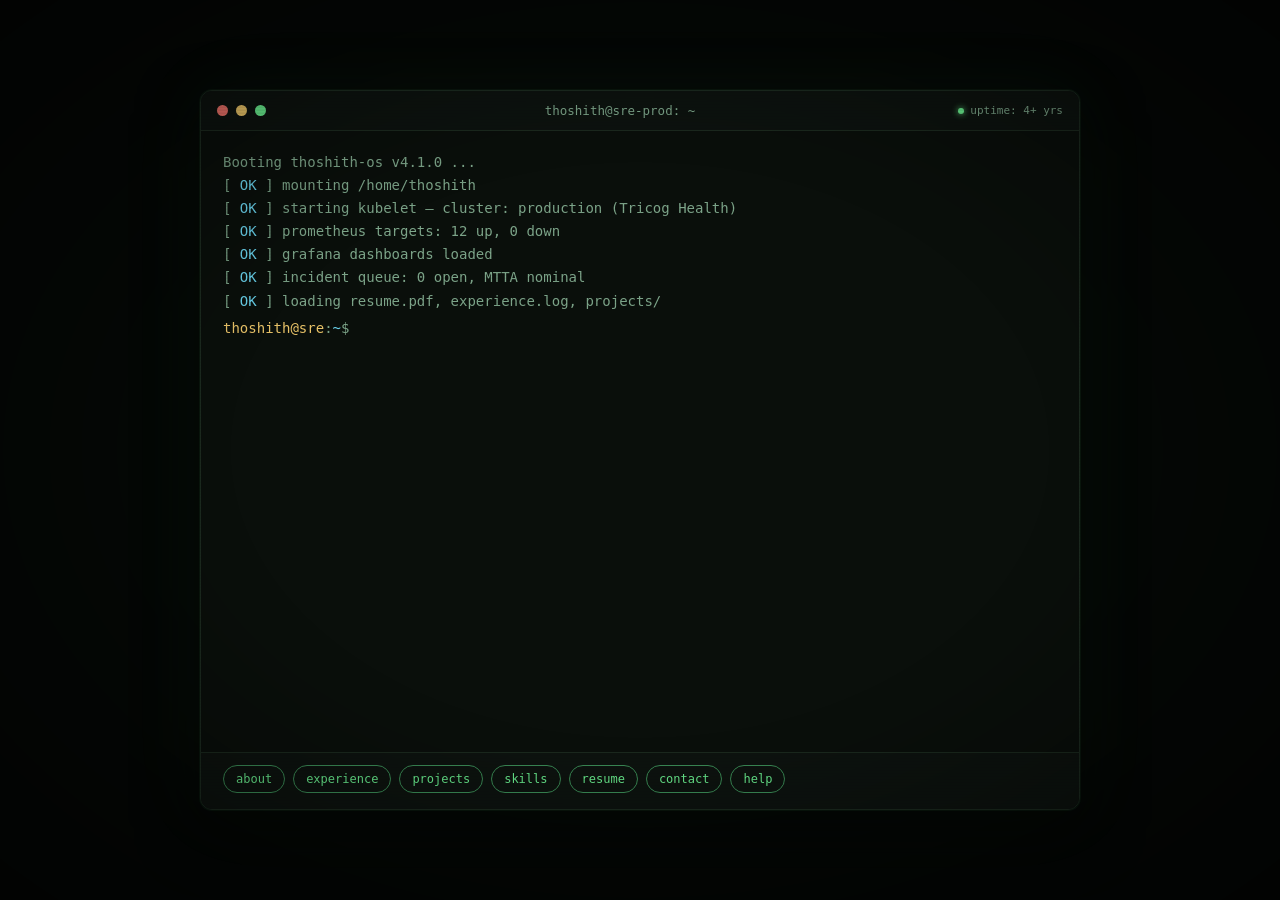
<file: index.html>
<!DOCTYPE html>
<html lang="en">
<head>
<meta charset="UTF-8">
<meta name="viewport" content="width=device-width, initial-scale=1.0">
<title>thoshith@sre:~$</title>
<meta name="description" content="Thoshith G R — Site Reliability Engineer. An interactive terminal portfolio.">
<link rel="icon" href="data:image/svg+xml,<svg xmlns=%22http://www.w3.org/2000/svg%22 viewBox=%220 0 100 100%22><text y=%22.9em%22 font-size=%2290%22>%F0%9F%9F%A9</text></svg>">

<meta property="og:type" content="website">
<meta property="og:url" content="https://thoshithgr.github.io/">
<meta property="og:title" content="Thoshith G R — Site Reliability Engineer">
<meta property="og:description" content="4+ years at Tricog Health — Kubernetes, AWS, CI/CD, and observability. An interactive terminal portfolio.">
<meta property="og:image" content="https://thoshithgr.github.io/assets/og-image.png">
<meta property="og:image:width" content="1200">
<meta property="og:image:height" content="630">

<meta name="twitter:card" content="summary_large_image">
<meta name="twitter:title" content="Thoshith G R — Site Reliability Engineer">
<meta name="twitter:description" content="4+ years at Tricog Health — Kubernetes, AWS, CI/CD, and observability.">
<meta name="twitter:image" content="https://thoshithgr.github.io/assets/og-image.png">

<link rel="stylesheet" href="style.css">
</head>
<body>

<div class="crt"></div>
<div class="vignette"></div>

<main class="term-window" role="application" aria-label="Interactive terminal portfolio">
  <div class="term-titlebar">
    <div class="term-dots"><span class="dot red"></span><span class="dot yellow"></span><span class="dot green"></span></div>
    <div class="term-title">thoshith@sre-prod: ~</div>
    <div class="term-status"><span class="pulse"></span>uptime: 4+ yrs</div>
  </div>

  <div class="term-body" id="termBody">
    <pre id="output" aria-live="polite"></pre>
    <div class="input-row">
      <span class="prompt">thoshith@sre<span class="prompt-sep">:</span><span class="prompt-path">~</span><span class="prompt-sep">$</span></span>
      <input id="cmdInput" type="text" autocomplete="off" autocapitalize="off" spellcheck="false" aria-label="Terminal command input" />
      <span class="cursor" id="fakeCursor"></span>
    </div>
  </div>

  <div class="chip-row" id="chipRow">
    <button data-cmd="about">about</button>
    <button data-cmd="experience">experience</button>
    <button data-cmd="projects">projects</button>
    <button data-cmd="skills">skills</button>
    <button data-cmd="resume">resume</button>
    <button data-cmd="contact">contact</button>
    <button data-cmd="help">help</button>
  </div>
</main>

<script src="script.js"></script>
</body>
</html>
</file>
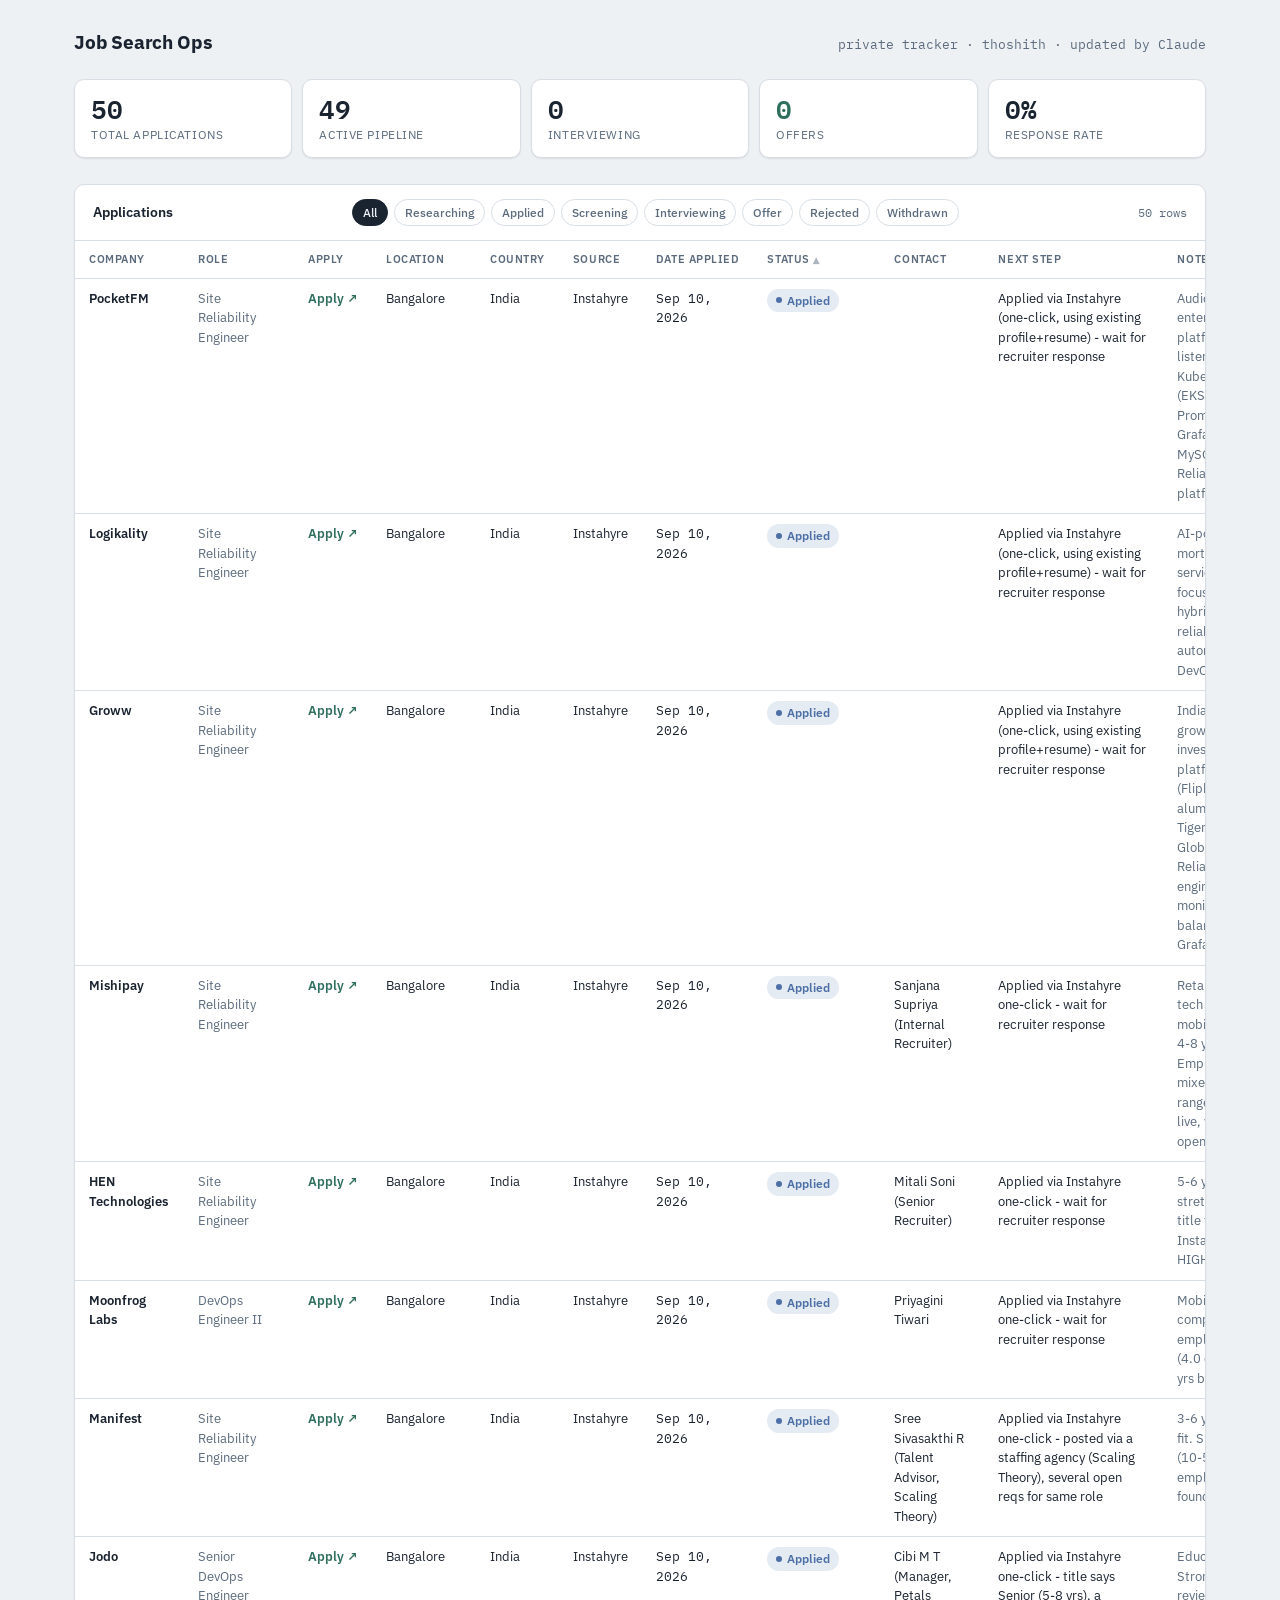
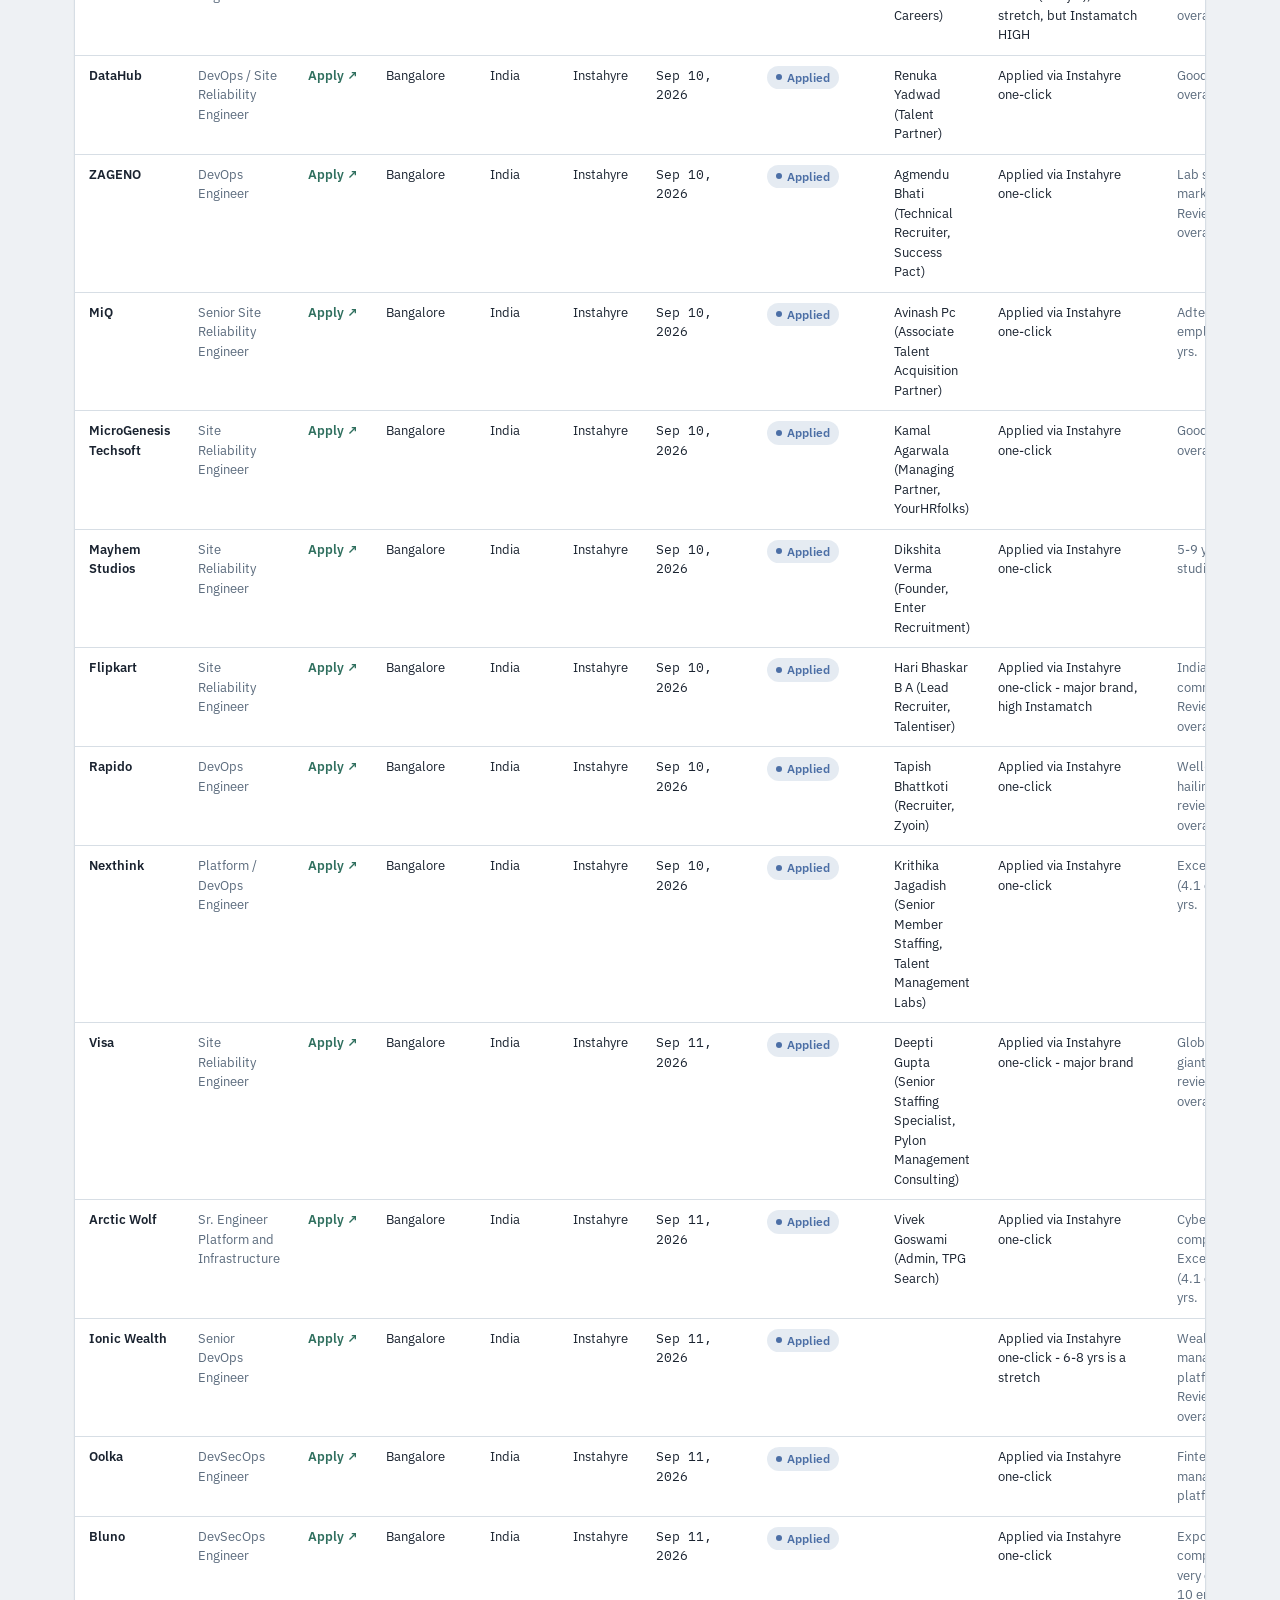
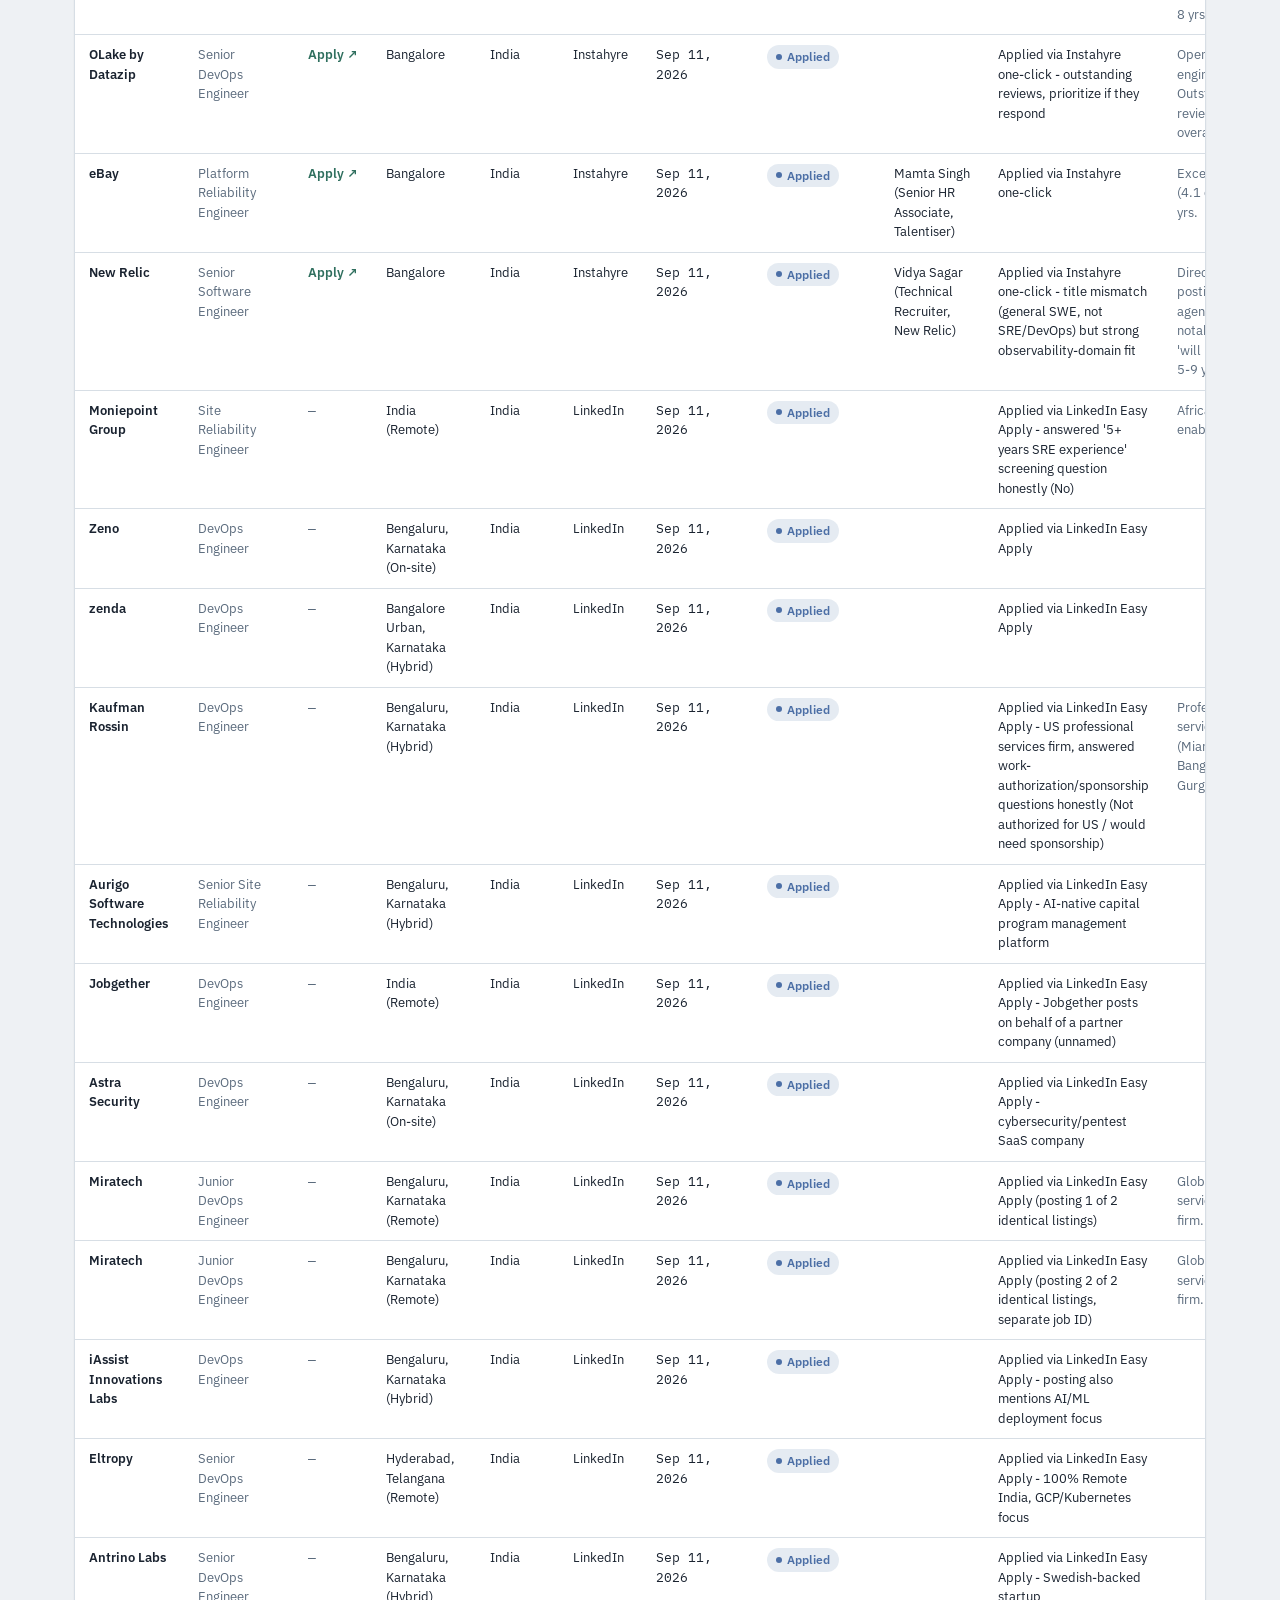
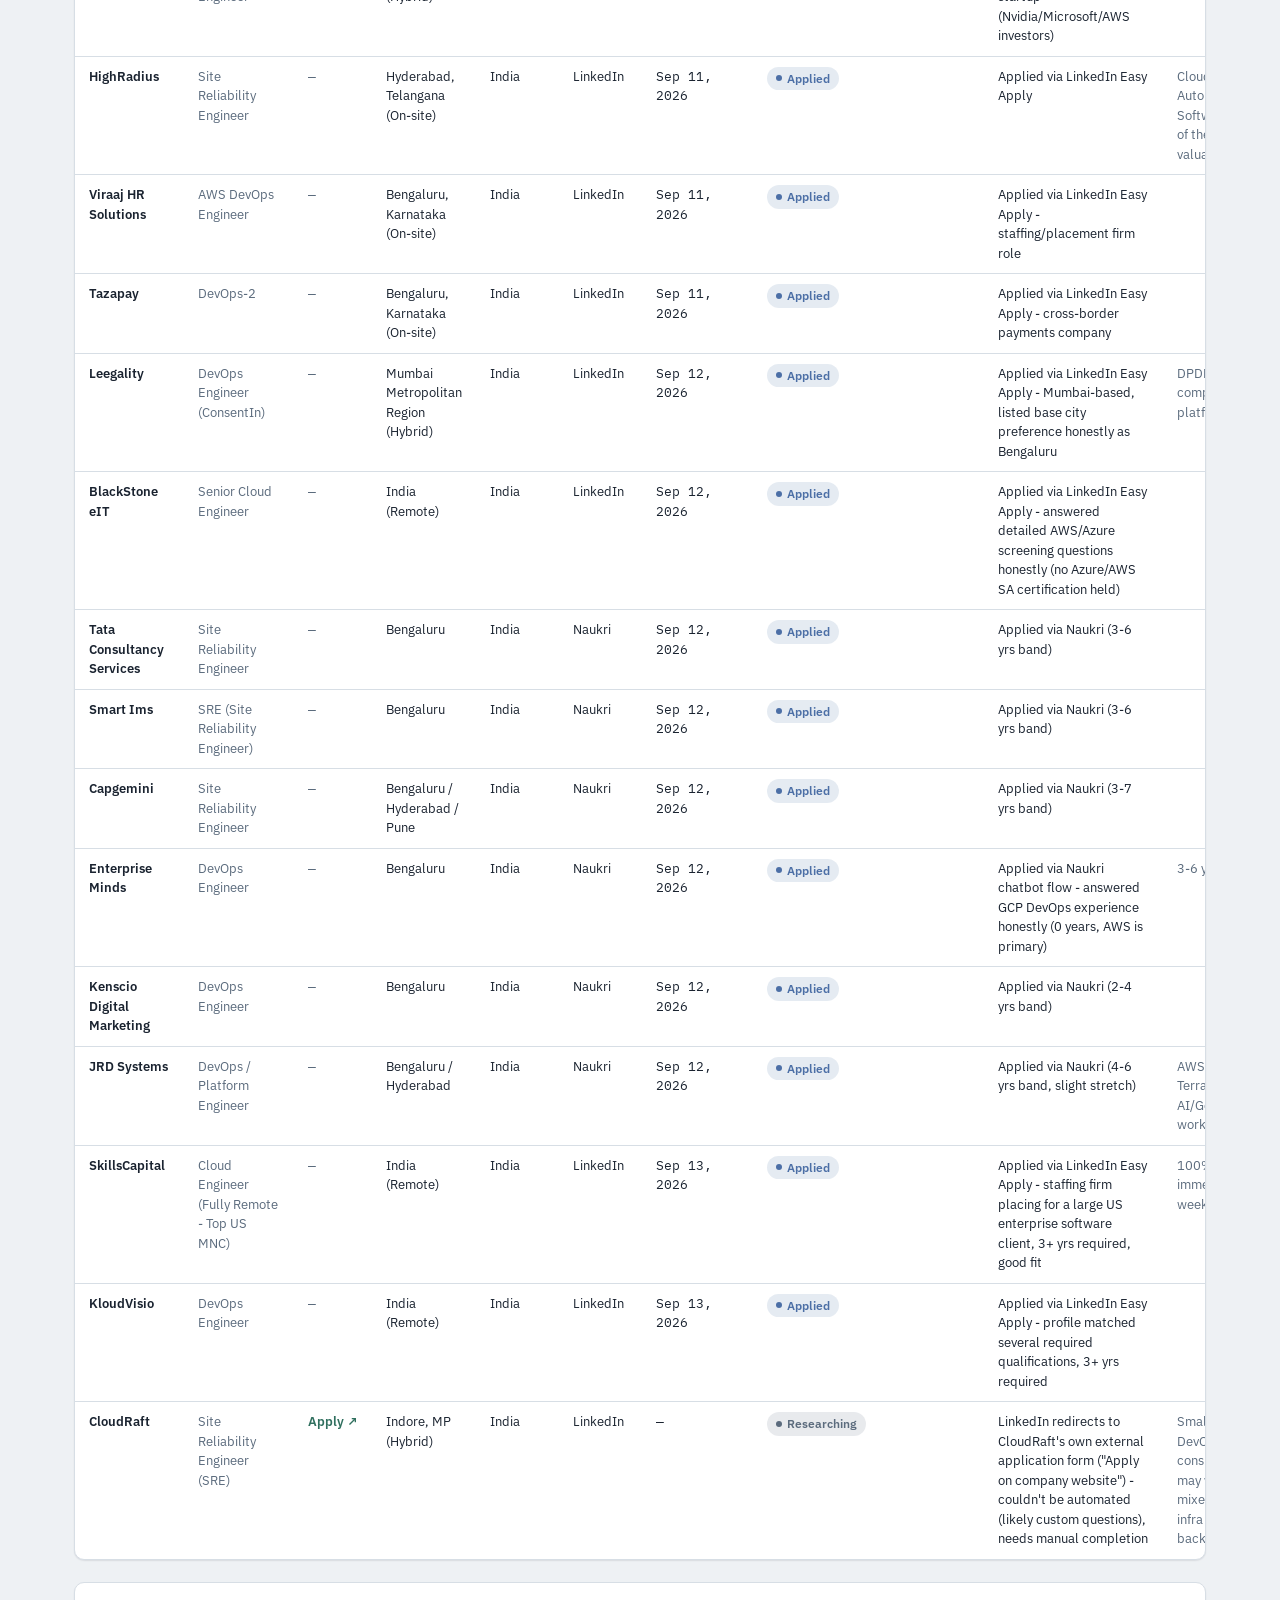
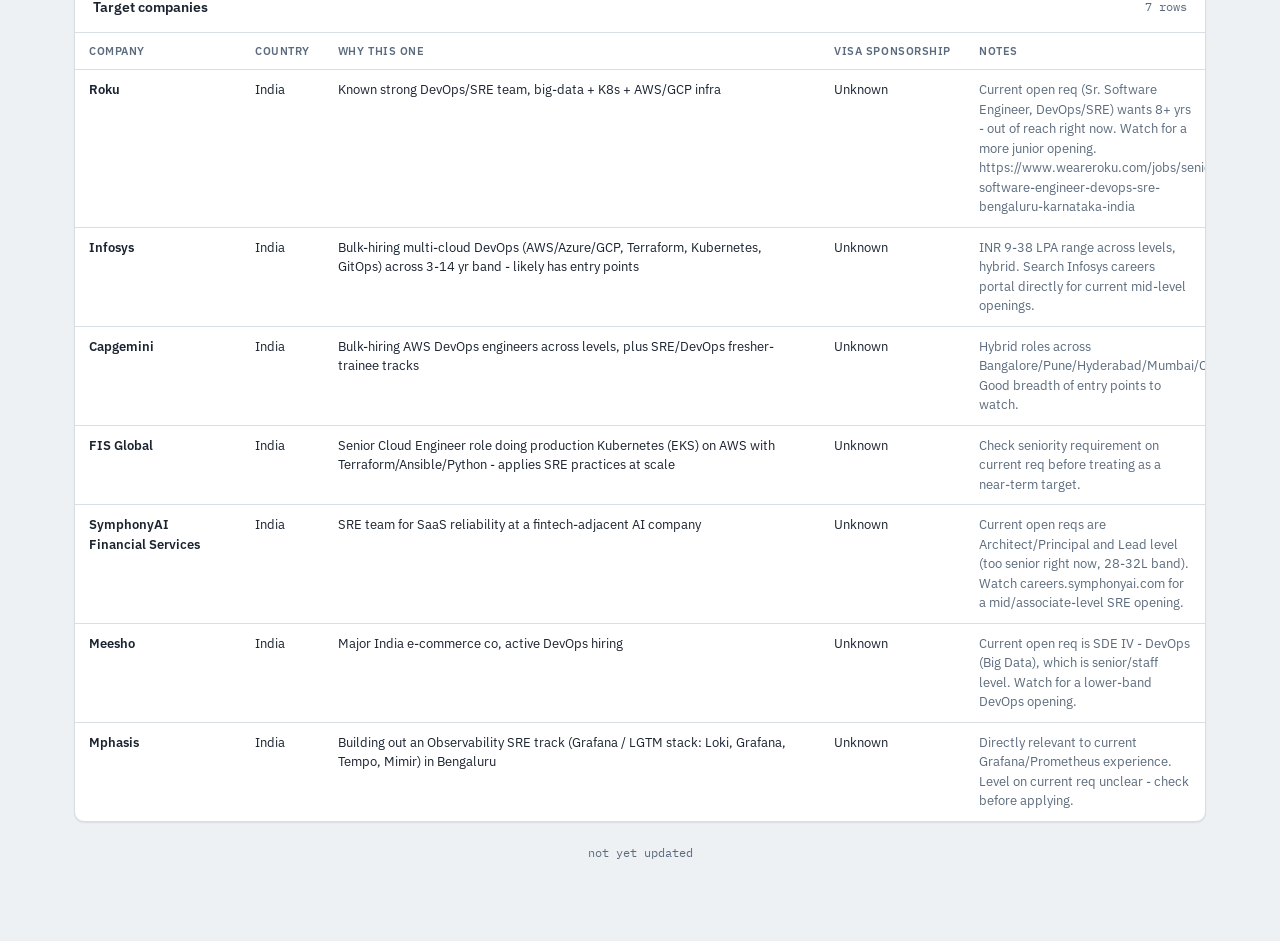
<file: tracker.html>
<!doctype html>
<html lang="en">
<head>
<meta charset="UTF-8">
<meta name="viewport" content="width=device-width, initial-scale=1.0">
<title>Job Search Ops</title>
<meta name="description" content="Private job-search tracker: applications pipeline and target-company watchlist.">
<meta name="robots" content="noindex, nofollow">
<link rel="icon" href="data:image/svg+xml,<svg xmlns=%22http://www.w3.org/2000/svg%22 viewBox=%220 0 100 100%22><text y=%22.9em%22 font-size=%2290%22>%F0%9F%9F%A2</text></svg>">
<link rel="preconnect" href="https://fonts.googleapis.com">
<link rel="preconnect" href="https://fonts.gstatic.com" crossorigin>
<link href="https://fonts.googleapis.com/css2?family=IBM+Plex+Sans:wght@400;500;600;700&family=IBM+Plex+Mono:wght@400;500;600&display=swap" rel="stylesheet">
<style>
:root{
  --paper:#EEF1F4;
  --surface:#FFFFFF;
  --ink:#1A2330;
  --ink-dim:#5B6B7D;
  --line:#D7DEE5;
  --accent:#2F6F5E;
  --accent-ink:#FFFFFF;
  --st-researching:#5B6B7D;
  --st-applied:#4C6FA6;
  --st-screening:#A6740C;
  --st-interviewing:#6B5CA5;
  --st-offer:#2E7D4F;
  --st-rejected:#A6483A;
  --st-withdrawn:#8A94A0;
  --sans:"IBM Plex Sans",system-ui,-apple-system,"Segoe UI",sans-serif;
  --mono:"IBM Plex Mono",ui-monospace,"SF Mono",Menlo,Consolas,monospace;
  --radius:10px;
  --shadow:0 1px 2px rgba(26,35,48,0.06),0 1px 1px rgba(26,35,48,0.04);
}
@media (prefers-color-scheme: dark){
  :root{
    --paper:#0F151C;
    --surface:#161E27;
    --ink:#E3E8ED;
    --ink-dim:#8C9AAA;
    --line:#28323D;
    --accent:#5FBFA4;
    --accent-ink:#0B1512;
    --st-researching:#8C9AAA;
    --st-applied:#89AEE0;
    --st-screening:#E0B04F;
    --st-interviewing:#B39FE0;
    --st-offer:#63C48A;
    --st-rejected:#E08376;
    --st-withdrawn:#8A94A0;
    --shadow:0 1px 2px rgba(0,0,0,0.4),0 1px 1px rgba(0,0,0,0.3);
  }
}
*{box-sizing:border-box;}
html,body{margin:0;padding:0;}
body{
  background:var(--paper);
  color:var(--ink);
  font-family:var(--sans);
  font-size:14px;
  line-height:1.5;
  min-height:100vh;
}
::selection{background:var(--accent);color:var(--accent-ink);}
.wrap{max-width:1180px;margin:0 auto;padding:28px 24px 80px;}
header.top{
  display:flex;
  align-items:baseline;
  justify-content:space-between;
  gap:16px;
  margin-bottom:22px;
  flex-wrap:wrap;
}
header.top h1{font-size:19px;font-weight:700;letter-spacing:-0.01em;margin:0;}
header.top .sub{font-size:12.5px;color:var(--ink-dim);font-family:var(--mono);}
.stats{display:grid;grid-template-columns:repeat(auto-fit,minmax(130px,1fr));gap:10px;margin-bottom:26px;}
.stat{background:var(--surface);border:1px solid var(--line);border-radius:var(--radius);padding:14px 16px;box-shadow:var(--shadow);}
.stat .n{font-family:var(--mono);font-variant-numeric:tabular-nums;font-size:26px;font-weight:600;line-height:1.1;}
.stat .l{font-size:11.5px;color:var(--ink-dim);text-transform:uppercase;letter-spacing:0.05em;margin-top:4px;}
.stat.accent .n{color:var(--accent);}
section.panel{background:var(--surface);border:1px solid var(--line);border-radius:var(--radius);box-shadow:var(--shadow);margin-bottom:22px;overflow:hidden;}
.panel-head{display:flex;align-items:center;justify-content:space-between;gap:12px;padding:14px 18px;border-bottom:1px solid var(--line);flex-wrap:wrap;}
.panel-head h2{font-size:14px;font-weight:600;margin:0;}
.panel-head .count{font-family:var(--mono);color:var(--ink-dim);font-size:12px;}
.filters{display:flex;gap:6px;flex-wrap:wrap;}
.filters button{font-family:var(--sans);font-size:12px;font-weight:500;padding:5px 10px;border-radius:999px;border:1px solid var(--line);background:transparent;color:var(--ink-dim);cursor:pointer;}
.filters button.active{background:var(--ink);color:var(--paper);border-color:var(--ink);}
.table-scroll{overflow-x:auto;}
table{width:100%;border-collapse:collapse;min-width:920px;}
thead th{text-align:left;font-size:11px;text-transform:uppercase;letter-spacing:0.05em;color:var(--ink-dim);font-weight:600;padding:10px 14px;border-bottom:1px solid var(--line);white-space:nowrap;cursor:pointer;user-select:none;}
thead th:hover{color:var(--ink);}
thead th .arrow{opacity:0.5;font-size:9px;margin-left:3px;}
tbody td{padding:10px 14px;border-bottom:1px solid var(--line);vertical-align:top;font-size:13px;}
tbody tr:last-child td{border-bottom:none;}
tbody tr:hover{background:color-mix(in srgb, var(--ink) 3%, transparent);}
td.mono,.mono{font-family:var(--mono);font-variant-numeric:tabular-nums;}
td.notes{color:var(--ink-dim);max-width:240px;}
td.company{font-weight:600;}
td.role{color:var(--ink-dim);}
.pill{display:inline-flex;align-items:center;gap:5px;padding:3px 9px;border-radius:999px;font-size:11.5px;font-weight:600;white-space:nowrap;}
.pill::before{content:"";width:6px;height:6px;border-radius:50%;background:currentColor;}
.pill.st-researching{color:var(--st-researching);background:color-mix(in srgb, var(--st-researching) 14%, transparent);}
.pill.st-applied{color:var(--st-applied);background:color-mix(in srgb, var(--st-applied) 14%, transparent);}
.pill.st-screening{color:var(--st-screening);background:color-mix(in srgb, var(--st-screening) 14%, transparent);}
.pill.st-interviewing{color:var(--st-interviewing);background:color-mix(in srgb, var(--st-interviewing) 14%, transparent);}
.pill.st-offer{color:var(--st-offer);background:color-mix(in srgb, var(--st-offer) 14%, transparent);}
.pill.st-rejected{color:var(--st-rejected);background:color-mix(in srgb, var(--st-rejected) 14%, transparent);}
.pill.st-withdrawn{color:var(--st-withdrawn);background:color-mix(in srgb, var(--st-withdrawn) 14%, transparent);}
.apply-link{display:inline-flex;align-items:center;gap:3px;font-size:12.5px;font-weight:600;color:var(--accent);text-decoration:none;white-space:nowrap;}
.apply-link:hover{text-decoration:underline;}
.empty{padding:36px 18px;text-align:center;color:var(--ink-dim);font-size:13px;}
footer.meta{font-family:var(--mono);font-size:11.5px;color:var(--ink-dim);text-align:center;margin-top:8px;}
@media (max-width:640px){
  .wrap{padding:18px 14px 60px;}
  header.top{flex-direction:column;align-items:flex-start;}
}
</style>
</head>
<body>
<div class="wrap">

  <header class="top">
    <h1>Job Search Ops</h1>
    <div class="sub">private tracker &middot; thoshith &middot; updated by Claude</div>
  </header>

  <div id="stats" class="stats"></div>

  <section class="panel">
    <div class="panel-head">
      <h2>Applications</h2>
      <div class="filters" id="statusFilters"></div>
      <span class="count" id="appCount"></span>
    </div>
    <div class="table-scroll">
      <table>
        <thead id="appHead"></thead>
        <tbody id="appBody"></tbody>
      </table>
    </div>
  </section>

  <section class="panel">
    <div class="panel-head">
      <h2>Target companies</h2>
      <span class="count" id="targetCount"></span>
    </div>
    <div class="table-scroll">
      <table>
        <thead>
          <tr><th>Company</th><th>Country</th><th>Why this one</th><th>Visa sponsorship</th><th>Notes</th></tr>
        </thead>
        <tbody id="targetBody"></tbody>
      </table>
    </div>
  </section>

  <footer class="meta">
    <span id="lastUpdated"></span>
  </footer>

</div>

<script>
const STATE = {"applications": [{"id": "02279531", "company": "CloudRaft", "role": "Site Reliability Engineer (SRE)", "location": "Indore, MP (Hybrid)", "country": "India", "source": "LinkedIn", "dateApplied": "", "status": "Researching", "contact": "", "nextStep": "LinkedIn redirects to CloudRaft's own external application form (\"Apply on company website\") - couldn't be automated (likely custom questions), needs manual completion", "notes": "Smaller DevOps/SRE consulting firm - may value the mixed traditional-infra + K8s background", "link": "https://in.linkedin.com/jobs/view/site-reliability-engineer-sre-at-cloudraft-4406564549"}, {"id": "1f691268", "company": "PocketFM", "role": "Site Reliability Engineer", "location": "Bangalore", "country": "India", "source": "Instahyre", "dateApplied": "2026-09-10", "status": "Applied", "contact": "", "nextStep": "Applied via Instahyre (one-click, using existing profile+resume) - wait for recruiter response", "notes": "Audio-series entertainment platform, 80M listeners. Kubernetes (EKS/GKE), Prometheus, Grafana, CI/CD, MySQL, Python. Reliability + platform ops role.", "link": "https://www.instahyre.com/job-434095-site-reliability-engineer-at-pocketfm-bangalore"}, {"id": "cdc06a6b", "company": "Logikality", "role": "Site Reliability Engineer", "location": "Bangalore", "country": "India", "source": "Instahyre", "dateApplied": "2026-09-10", "status": "Applied", "contact": "", "nextStep": "Applied via Instahyre (one-click, using existing profile+resume) - wait for recruiter response", "notes": "AI-powered mortgage/fintech services (US-focused). Cloud + hybrid infra reliability, automation, DevOps.", "link": "https://www.instahyre.com/job-435297-site-reliability-engineer-at-logikality-bangalore"}, {"id": "57e3fbc6", "company": "Groww", "role": "Site Reliability Engineer", "location": "Bangalore", "country": "India", "source": "Instahyre", "dateApplied": "2026-09-10", "status": "Applied", "contact": "", "nextStep": "Applied via Instahyre (one-click, using existing profile+resume) - wait for recruiter response", "notes": "India's fastest-growing investment platform (Flipkart/ICICI alums, backed by Tiger Global/Sequoia). Reliability engineering, monitoring, load balancing, Grafana.", "link": "https://www.instahyre.com/job-431271-site-reliability-engineer-at-groww-2-bangalore"}, {"id": "944e0a6e", "company": "Mishipay", "role": "Site Reliability Engineer", "location": "Bangalore", "country": "India", "source": "Instahyre", "dateApplied": "2026-09-10", "status": "Applied", "contact": "Sanjana Supriya (Internal Recruiter)", "nextStep": "Applied via Instahyre one-click - wait for recruiter response", "notes": "Retail/checkout tech (in-store mobile checkout). 4-8 yrs band. Employee reviews mixed (2.5-3.7 range) but still a live, verified opening.", "link": "https://www.instahyre.com/job-434220-site-reliability-engineer-at-mishipay-2-bangalore"}, {"id": "60fe3ac2", "company": "HEN Technologies", "role": "Site Reliability Engineer", "location": "Bangalore", "country": "India", "source": "Instahyre", "dateApplied": "2026-09-10", "status": "Applied", "contact": "Mitali Soni (Senior Recruiter)", "nextStep": "Applied via Instahyre one-click - wait for recruiter response", "notes": "5-6 yr band (slight stretch vs current title tenure) but Instamatch score HIGH.", "link": "https://www.instahyre.com/job-426658-site-reliability-engineer-at-hen-technologies-bangalore"}, {"id": "67cc0215", "company": "Moonfrog Labs", "role": "DevOps Engineer II", "location": "Bangalore", "country": "India", "source": "Instahyre", "dateApplied": "2026-09-10", "status": "Applied", "contact": "Priyagini Tiwari", "nextStep": "Applied via Instahyre one-click - wait for recruiter response", "notes": "Mobile gaming company, good employee reviews (4.0 overall). 4-8 yrs band.", "link": "https://www.instahyre.com/job-426332-devops-engineer-ii-at-moonfrog-labs-bangalore"}, {"id": "d9c5960a", "company": "Manifest", "role": "Site Reliability Engineer", "location": "Bangalore", "country": "India", "source": "Instahyre", "dateApplied": "2026-09-10", "status": "Applied", "contact": "Sree Sivasakthi R (Talent Advisor, Scaling Theory)", "nextStep": "Applied via Instahyre one-click - posted via a staffing agency (Scaling Theory), several open reqs for same role", "notes": "3-6 yr band, strong fit. Small company (10-50 employees), founded 2023.", "link": "https://www.instahyre.com/job-431762-site-reliability-engineer-at-manifest-2-bangalore"}, {"id": "ba3c323a", "company": "Jodo", "role": "Senior DevOps Engineer", "location": "Bangalore", "country": "India", "source": "Instahyre", "dateApplied": "2026-09-10", "status": "Applied", "contact": "Cibi M T (Manager, Petals Careers)", "nextStep": "Applied via Instahyre one-click - title says Senior (5-8 yrs), a stretch, but Instamatch HIGH", "notes": "Education fintech. Strong employee reviews (4.3 overall).", "link": "https://www.instahyre.com/job-435262-senior-devops-engineer-at-jodo-bangalore"}, {"id": "f46eb85b", "company": "DataHub", "role": "DevOps / Site Reliability Engineer", "location": "Bangalore", "country": "India", "source": "Instahyre", "dateApplied": "2026-09-10", "status": "Applied", "contact": "Renuka Yadwad (Talent Partner)", "nextStep": "Applied via Instahyre one-click", "notes": "Good reviews (3.8 overall). 4-8 yrs.", "link": "https://www.instahyre.com/job-441411-devops-site-reliability-engineer-at-datahub-bangalore"}, {"id": "da49ee6d", "company": "ZAGENO", "role": "DevOps Engineer", "location": "Bangalore", "country": "India", "source": "Instahyre", "dateApplied": "2026-09-10", "status": "Applied", "contact": "Agmendu Bhati (Technical Recruiter, Success Pact)", "nextStep": "Applied via Instahyre one-click", "notes": "Lab supplies marketplace. Reviews 3.8 overall. 4-8 yrs.", "link": "https://www.instahyre.com/job-437187-devops-engineer-at-zageno-bangalore"}, {"id": "8c0213f2", "company": "MiQ", "role": "Senior Site Reliability Engineer", "location": "Bangalore", "country": "India", "source": "Instahyre", "dateApplied": "2026-09-10", "status": "Applied", "contact": "Avinash Pc (Associate Talent Acquisition Partner)", "nextStep": "Applied via Instahyre one-click", "notes": "Adtech, 500-1000 employees. 4-8 yrs.", "link": "https://www.instahyre.com/job-433232-senior-site-reliability-engineer-at-miq-bangalore"}, {"id": "b26d7440", "company": "MicroGenesis Techsoft", "role": "Site Reliability Engineer", "location": "Bangalore", "country": "India", "source": "Instahyre", "dateApplied": "2026-09-10", "status": "Applied", "contact": "Kamal Agarwala (Managing Partner, YourHRfolks)", "nextStep": "Applied via Instahyre one-click", "notes": "Good reviews (4.0 overall). 5-9 yrs.", "link": "https://www.instahyre.com/job-431104-site-reliability-engineer-at-microgenesis-techsoft-bangalore"}, {"id": "85f3d432", "company": "Mayhem Studios", "role": "Site Reliability Engineer", "location": "Bangalore", "country": "India", "source": "Instahyre", "dateApplied": "2026-09-10", "status": "Applied", "contact": "Dikshita Verma (Founder, Enter Recruitment)", "nextStep": "Applied via Instahyre one-click", "notes": "5-9 yrs, small studio (50-200).", "link": "https://www.instahyre.com/job-418284-site-reliability-engineer-at-mayhem-studios-bangalore"}, {"id": "6d0f7f4e", "company": "Flipkart", "role": "Site Reliability Engineer", "location": "Bangalore", "country": "India", "source": "Instahyre", "dateApplied": "2026-09-10", "status": "Applied", "contact": "Hari Bhaskar B A (Lead Recruiter, Talentiser)", "nextStep": "Applied via Instahyre one-click - major brand, high Instamatch", "notes": "India's largest e-commerce co. Reviews 3.8 overall. 5-9 yrs.", "link": "https://www.instahyre.com/job-413333-site-reliability-engineer-at-flipkart-bangalore"}, {"id": "0e7880e2", "company": "Rapido", "role": "DevOps Engineer", "location": "Bangalore", "country": "India", "source": "Instahyre", "dateApplied": "2026-09-10", "status": "Applied", "contact": "Tapish Bhattkoti (Recruiter, Zyoin)", "nextStep": "Applied via Instahyre one-click", "notes": "Well-known ride-hailing app. Good reviews (3.9 overall). 5-8 yrs.", "link": "https://www.instahyre.com/job-389311-devops-engineer-at-rapido-bangalore"}, {"id": "13442334", "company": "Nexthink", "role": "Platform / DevOps Engineer", "location": "Bangalore", "country": "India", "source": "Instahyre", "dateApplied": "2026-09-10", "status": "Applied", "contact": "Krithika Jagadish (Senior Member Staffing, Talent Management Labs)", "nextStep": "Applied via Instahyre one-click", "notes": "Excellent reviews (4.1 overall). 5-9 yrs.", "link": "https://www.instahyre.com/job-411582-platform-devops-engineer-at-nexthink-bangalore"}, {"id": "68f39989", "company": "Visa", "role": "Site Reliability Engineer", "location": "Bangalore", "country": "India", "source": "Instahyre", "dateApplied": "2026-09-11", "status": "Applied", "contact": "Deepti Gupta (Senior Staffing Specialist, Pylon Management Consulting)", "nextStep": "Applied via Instahyre one-click - major brand", "notes": "Global payments giant. Good reviews (3.8 overall). 5-9 yrs.", "link": "https://www.instahyre.com/job-419771-site-reliability-engineer-at-visa-2-bangalore"}, {"id": "5c3b3046", "company": "Arctic Wolf", "role": "Sr. Engineer Platform and Infrastructure", "location": "Bangalore", "country": "India", "source": "Instahyre", "dateApplied": "2026-09-11", "status": "Applied", "contact": "Vivek Goswami (Admin, TPG Search)", "nextStep": "Applied via Instahyre one-click", "notes": "Cybersecurity company. Excellent reviews (4.1 overall). 5-9 yrs.", "link": "https://www.instahyre.com/job-365094-sr-engineer-platform-and-infrastructure-at-arctic-wolf-bangalore"}, {"id": "219c2c4e", "company": "Ionic Wealth", "role": "Senior DevOps Engineer", "location": "Bangalore", "country": "India", "source": "Instahyre", "dateApplied": "2026-09-11", "status": "Applied", "contact": "", "nextStep": "Applied via Instahyre one-click - 6-8 yrs is a stretch", "notes": "Wealth management platform for HNIs. Reviews 4.0 overall.", "link": "https://www.instahyre.com/job-435909-senior-devops-engineer-at-ionic-wealth-bangalore"}, {"id": "f456fec9", "company": "Oolka", "role": "DevSecOps Engineer", "location": "Bangalore", "country": "India", "source": "Instahyre", "dateApplied": "2026-09-11", "status": "Applied", "contact": "", "nextStep": "Applied via Instahyre one-click", "notes": "Fintech credit management platform. 5-9 yrs.", "link": "https://www.instahyre.com/job-428056-devsecops-engineer-at-oolka-bangalore"}, {"id": "f18c0345", "company": "Bluno", "role": "DevSecOps Engineer", "location": "Bangalore", "country": "India", "source": "Instahyre", "dateApplied": "2026-09-11", "status": "Applied", "contact": "", "nextStep": "Applied via Instahyre one-click", "notes": "Export/import compliance tech, very early stage (0-10 employees). 5-8 yrs.", "link": "https://www.instahyre.com/job-441460-devsecops-engineer-at-bluno-bangalore"}, {"id": "90ad3466", "company": "OLake by Datazip", "role": "Senior DevOps Engineer", "location": "Bangalore", "country": "India", "source": "Instahyre", "dateApplied": "2026-09-11", "status": "Applied", "contact": "", "nextStep": "Applied via Instahyre one-click - outstanding reviews, prioritize if they respond", "notes": "Open-source data engine. Outstanding reviews (4.7 overall!). 4-7 yrs.", "link": "https://www.instahyre.com/job-435861-senior-devops-engineer-at-olaketm-by-datazip-bangalore"}, {"id": "b14a45ff", "company": "eBay", "role": "Platform Reliability Engineer", "location": "Bangalore", "country": "India", "source": "Instahyre", "dateApplied": "2026-09-11", "status": "Applied", "contact": "Mamta Singh (Senior HR Associate, Talentiser)", "nextStep": "Applied via Instahyre one-click", "notes": "Excellent reviews (4.1 overall). 5-9 yrs.", "link": "https://www.instahyre.com/job-430395-platform-reliability-engineer-at-ebay-bangalore"}, {"id": "42e5fc28", "company": "New Relic", "role": "Senior Software Engineer", "location": "Bangalore", "country": "India", "source": "Instahyre", "dateApplied": "2026-09-11", "status": "Applied", "contact": "Vidya Sagar (Technical Recruiter, New Relic)", "nextStep": "Applied via Instahyre one-click - title mismatch (general SWE, not SRE/DevOps) but strong observability-domain fit", "notes": "Direct company posting, not agency. Reviews notably mixed (2.5 'will recommend'). 5-9 yrs.", "link": "https://www.instahyre.com/job-420578-senior-software-engineer-at-new-relic-bangalore"}, {"id": "a1b2c301", "company": "Moniepoint Group", "role": "Site Reliability Engineer", "location": "India (Remote)", "country": "India", "source": "LinkedIn", "dateApplied": "2026-09-11", "status": "Applied", "contact": "", "nextStep": "Applied via LinkedIn Easy Apply - answered '5+ years SRE experience' screening question honestly (No)", "notes": "African fintech enabler.", "link": ""}, {"id": "a1b2c302", "company": "Zeno", "role": "DevOps Engineer", "location": "Bengaluru, Karnataka (On-site)", "country": "India", "source": "LinkedIn", "dateApplied": "2026-09-11", "status": "Applied", "contact": "", "nextStep": "Applied via LinkedIn Easy Apply", "notes": "", "link": ""}, {"id": "a1b2c303", "company": "zenda", "role": "DevOps Engineer", "location": "Bangalore Urban, Karnataka (Hybrid)", "country": "India", "source": "LinkedIn", "dateApplied": "2026-09-11", "status": "Applied", "contact": "", "nextStep": "Applied via LinkedIn Easy Apply", "notes": "", "link": ""}, {"id": "a1b2c304", "company": "Kaufman Rossin", "role": "DevOps Engineer", "location": "Bengaluru, Karnataka (Hybrid)", "country": "India", "source": "LinkedIn", "dateApplied": "2026-09-11", "status": "Applied", "contact": "", "nextStep": "Applied via LinkedIn Easy Apply - US professional services firm, answered work-authorization/sponsorship questions honestly (Not authorized for US / would need sponsorship)", "notes": "Professional services firm (Miami HQ), Bangalore + Gurgaon offices.", "link": ""}, {"id": "a1b2c305", "company": "Aurigo Software Technologies", "role": "Senior Site Reliability Engineer", "location": "Bengaluru, Karnataka (Hybrid)", "country": "India", "source": "LinkedIn", "dateApplied": "2026-09-11", "status": "Applied", "contact": "", "nextStep": "Applied via LinkedIn Easy Apply - AI-native capital program management platform", "notes": "", "link": ""}, {"id": "a1b2c306", "company": "Jobgether", "role": "DevOps Engineer", "location": "India (Remote)", "country": "India", "source": "LinkedIn", "dateApplied": "2026-09-11", "status": "Applied", "contact": "", "nextStep": "Applied via LinkedIn Easy Apply - Jobgether posts on behalf of a partner company (unnamed)", "notes": "", "link": ""}, {"id": "a1b2c307", "company": "Astra Security", "role": "DevOps Engineer", "location": "Bengaluru, Karnataka (On-site)", "country": "India", "source": "LinkedIn", "dateApplied": "2026-09-11", "status": "Applied", "contact": "", "nextStep": "Applied via LinkedIn Easy Apply - cybersecurity/pentest SaaS company", "notes": "", "link": ""}, {"id": "a1b2c308", "company": "Miratech", "role": "Junior DevOps Engineer", "location": "Bengaluru, Karnataka (Remote)", "country": "India", "source": "LinkedIn", "dateApplied": "2026-09-11", "status": "Applied", "contact": "", "nextStep": "Applied via LinkedIn Easy Apply (posting 1 of 2 identical listings)", "notes": "Global IT services/consulting firm.", "link": ""}, {"id": "a1b2c309", "company": "Miratech", "role": "Junior DevOps Engineer", "location": "Bengaluru, Karnataka (Remote)", "country": "India", "source": "LinkedIn", "dateApplied": "2026-09-11", "status": "Applied", "contact": "", "nextStep": "Applied via LinkedIn Easy Apply (posting 2 of 2 identical listings, separate job ID)", "notes": "Global IT services/consulting firm.", "link": ""}, {"id": "a1b2c30a", "company": "iAssist Innovations Labs", "role": "DevOps Engineer", "location": "Bengaluru, Karnataka (Hybrid)", "country": "India", "source": "LinkedIn", "dateApplied": "2026-09-11", "status": "Applied", "contact": "", "nextStep": "Applied via LinkedIn Easy Apply - posting also mentions AI/ML deployment focus", "notes": "", "link": ""}, {"id": "a1b2c30b", "company": "Eltropy", "role": "Senior DevOps Engineer", "location": "Hyderabad, Telangana (Remote)", "country": "India", "source": "LinkedIn", "dateApplied": "2026-09-11", "status": "Applied", "contact": "", "nextStep": "Applied via LinkedIn Easy Apply - 100% Remote India, GCP/Kubernetes focus", "notes": "", "link": ""}, {"id": "a1b2c30c", "company": "Antrino Labs", "role": "Senior DevOps Engineer", "location": "Bengaluru, Karnataka (Hybrid)", "country": "India", "source": "LinkedIn", "dateApplied": "2026-09-11", "status": "Applied", "contact": "", "nextStep": "Applied via LinkedIn Easy Apply - Swedish-backed startup (Nvidia/Microsoft/AWS investors)", "notes": "", "link": ""}, {"id": "a1b2c30d", "company": "HighRadius", "role": "Site Reliability Engineer", "location": "Hyderabad, Telangana (On-site)", "country": "India", "source": "LinkedIn", "dateApplied": "2026-09-11", "status": "Applied", "contact": "", "nextStep": "Applied via LinkedIn Easy Apply", "notes": "Cloud-based Autonomous Software for Office of the CFO, $3.1B valuation.", "link": ""}, {"id": "a1b2c30e", "company": "Viraaj HR Solutions", "role": "AWS DevOps Engineer", "location": "Bengaluru, Karnataka (On-site)", "country": "India", "source": "LinkedIn", "dateApplied": "2026-09-11", "status": "Applied", "contact": "", "nextStep": "Applied via LinkedIn Easy Apply - staffing/placement firm role", "notes": "", "link": ""}, {"id": "a1b2c30f", "company": "Tazapay", "role": "DevOps-2", "location": "Bengaluru, Karnataka (On-site)", "country": "India", "source": "LinkedIn", "dateApplied": "2026-09-11", "status": "Applied", "contact": "", "nextStep": "Applied via LinkedIn Easy Apply - cross-border payments company", "notes": "", "link": ""}, {"id": "a1b2c310", "company": "Leegality", "role": "DevOps Engineer (ConsentIn)", "location": "Mumbai Metropolitan Region (Hybrid)", "country": "India", "source": "LinkedIn", "dateApplied": "2026-09-12", "status": "Applied", "contact": "", "nextStep": "Applied via LinkedIn Easy Apply - Mumbai-based, listed base city preference honestly as Bengaluru", "notes": "DPDP/privacy compliance platform.", "link": ""}, {"id": "a1b2c311", "company": "BlackStone eIT", "role": "Senior Cloud Engineer", "location": "India (Remote)", "country": "India", "source": "LinkedIn", "dateApplied": "2026-09-12", "status": "Applied", "contact": "", "nextStep": "Applied via LinkedIn Easy Apply - answered detailed AWS/Azure screening questions honestly (no Azure/AWS SA certification held)", "notes": "", "link": ""}, {"id": "a1b2c312", "company": "Tata Consultancy Services", "role": "Site Reliability Engineer", "location": "Bengaluru", "country": "India", "source": "Naukri", "dateApplied": "2026-09-12", "status": "Applied", "contact": "", "nextStep": "Applied via Naukri (3-6 yrs band)", "notes": "", "link": ""}, {"id": "a1b2c313", "company": "Smart Ims", "role": "SRE (Site Reliability Engineer)", "location": "Bengaluru", "country": "India", "source": "Naukri", "dateApplied": "2026-09-12", "status": "Applied", "contact": "", "nextStep": "Applied via Naukri (3-6 yrs band)", "notes": "", "link": ""}, {"id": "a1b2c314", "company": "Capgemini", "role": "Site Reliability Engineer", "location": "Bengaluru / Hyderabad / Pune", "country": "India", "source": "Naukri", "dateApplied": "2026-09-12", "status": "Applied", "contact": "", "nextStep": "Applied via Naukri (3-7 yrs band)", "notes": "", "link": ""}, {"id": "a1b2c315", "company": "Enterprise Minds", "role": "DevOps Engineer", "location": "Bengaluru", "country": "India", "source": "Naukri", "dateApplied": "2026-09-12", "status": "Applied", "contact": "", "nextStep": "Applied via Naukri chatbot flow - answered GCP DevOps experience honestly (0 years, AWS is primary)", "notes": "3-6 yrs band.", "link": ""}, {"id": "a1b2c316", "company": "Kenscio Digital Marketing", "role": "DevOps Engineer", "location": "Bengaluru", "country": "India", "source": "Naukri", "dateApplied": "2026-09-12", "status": "Applied", "contact": "", "nextStep": "Applied via Naukri (2-4 yrs band)", "notes": "", "link": ""}, {"id": "a1b2c317", "company": "JRD Systems", "role": "DevOps / Platform Engineer", "location": "Bengaluru / Hyderabad", "country": "India", "source": "Naukri", "dateApplied": "2026-09-12", "status": "Applied", "contact": "", "nextStep": "Applied via Naukri (4-6 yrs band, slight stretch)", "notes": "AWS, Kubernetes, Terraform, CI/CD, AI/GenAI workloads.", "link": ""}, {"id": "a1b2c318", "company": "SkillsCapital", "role": "Cloud Engineer (Fully Remote - Top US MNC)", "location": "India (Remote)", "country": "India", "source": "LinkedIn", "dateApplied": "2026-09-13", "status": "Applied", "contact": "", "nextStep": "Applied via LinkedIn Easy Apply - staffing firm placing for a large US enterprise software client, 3+ yrs required, good fit", "notes": "100% remote, immediate to 4-week start.", "link": ""}, {"id": "a1b2c319", "company": "KloudVisio", "role": "DevOps Engineer", "location": "India (Remote)", "country": "India", "source": "LinkedIn", "dateApplied": "2026-09-13", "status": "Applied", "contact": "", "nextStep": "Applied via LinkedIn Easy Apply - profile matched several required qualifications, 3+ yrs required", "notes": "", "link": ""}], "targets": [{"id": "dc453369", "company": "Roku", "country": "India", "why": "Known strong DevOps/SRE team, big-data + K8s + AWS/GCP infra", "visa": "Unknown", "notes": "Current open req (Sr. Software Engineer, DevOps/SRE) wants 8+ yrs - out of reach right now. Watch for a more junior opening. https://www.weareroku.com/jobs/senior-software-engineer-devops-sre-bengaluru-karnataka-india"}, {"id": "cdf0c2e5", "company": "Infosys", "country": "India", "why": "Bulk-hiring multi-cloud DevOps (AWS/Azure/GCP, Terraform, Kubernetes, GitOps) across 3-14 yr band - likely has entry points", "visa": "Unknown", "notes": "INR 9-38 LPA range across levels, hybrid. Search Infosys careers portal directly for current mid-level openings."}, {"id": "4abaa0ab", "company": "Capgemini", "country": "India", "why": "Bulk-hiring AWS DevOps engineers across levels, plus SRE/DevOps fresher-trainee tracks", "visa": "Unknown", "notes": "Hybrid roles across Bangalore/Pune/Hyderabad/Mumbai/Chennai. Good breadth of entry points to watch."}, {"id": "0bfc3694", "company": "FIS Global", "country": "India", "why": "Senior Cloud Engineer role doing production Kubernetes (EKS) on AWS with Terraform/Ansible/Python - applies SRE practices at scale", "visa": "Unknown", "notes": "Check seniority requirement on current req before treating as a near-term target."}, {"id": "6572bd8c", "company": "SymphonyAI Financial Services", "country": "India", "why": "SRE team for SaaS reliability at a fintech-adjacent AI company", "visa": "Unknown", "notes": "Current open reqs are Architect/Principal and Lead level (too senior right now, 28-32L band). Watch careers.symphonyai.com for a mid/associate-level SRE opening."}, {"id": "0a3ed07a", "company": "Meesho", "country": "India", "why": "Major India e-commerce co, active DevOps hiring", "visa": "Unknown", "notes": "Current open req is SDE IV - DevOps (Big Data), which is senior/staff level. Watch for a lower-band DevOps opening."}, {"id": "e0c71897", "company": "Mphasis", "country": "India", "why": "Building out an Observability SRE track (Grafana / LGTM stack: Loki, Grafana, Tempo, Mimir) in Bengaluru", "visa": "Unknown", "notes": "Directly relevant to current Grafana/Prometheus experience. Level on current req unclear - check before applying."}], "updatedAt": null};

const STATUSES = ["Researching","Applied","Screening","Interviewing","Offer","Rejected","Withdrawn"];
const STATUS_CLASS = {
  Researching:"st-researching", Applied:"st-applied", Screening:"st-screening",
  Interviewing:"st-interviewing", Offer:"st-offer", Rejected:"st-rejected", Withdrawn:"st-withdrawn"
};

let sortKey = "status";
let sortDir = "asc";
let statusFilter = "All";

function esc(s){
  const d = document.createElement('div');
  d.textContent = (s === undefined || s === null) ? "" : String(s);
  return d.innerHTML;
}
function escAttr(s){
  return String(s||'').replace(/&/g,'&amp;').replace(/"/g,'&quot;').replace(/</g,'&lt;').replace(/>/g,'&gt;');
}
function safeHref(u){
  const s = String(u||'').trim();
  return /^https?:\/\//i.test(s) ? s : null;
}
function fmtDate(iso){
  if(!iso) return "&mdash;";
  const parts = iso.split("-");
  if(parts.length!==3) return esc(iso);
  const months=["Jan","Feb","Mar","Apr","May","Jun","Jul","Aug","Sep","Oct","Nov","Dec"];
  return months[parseInt(parts[1],10)-1] + " " + parseInt(parts[2],10) + ", " + parts[0];
}

function computeStats(){
  const apps = STATE.applications;
  const active = apps.filter(a => ["Applied","Screening","Interviewing"].includes(a.status)).length;
  const interviewing = apps.filter(a => a.status === "Interviewing").length;
  const offers = apps.filter(a => a.status === "Offer").length;
  const decided = apps.filter(a => ["Screening","Interviewing","Offer","Rejected"].includes(a.status)).length;
  const respRate = apps.length ? Math.round((decided/apps.length)*100) : 0;
  return [
    {n: apps.length, l:"Total applications"},
    {n: active, l:"Active pipeline"},
    {n: interviewing, l:"Interviewing"},
    {n: offers, l:"Offers", accent:true},
    {n: respRate+"%", l:"Response rate"},
  ];
}

function renderStats(){
  document.getElementById('stats').innerHTML = computeStats().map(function(s){
    return '<div class="stat'+(s.accent?' accent':'')+'"><div class="n">'+esc(s.n)+'</div><div class="l">'+esc(s.l)+'</div></div>';
  }).join('');
}

function renderFilters(){
  const opts = ["All"].concat(STATUSES);
  document.getElementById('statusFilters').innerHTML = opts.map(function(o){
    return '<button data-status="'+esc(o)+'" class="'+(statusFilter===o?'active':'')+'">'+esc(o)+'</button>';
  }).join('');
}

const COLS = [
  {key:"company", label:"Company"},
  {key:"role", label:"Role"},
  {key:"location", label:"Location"},
  {key:"country", label:"Country"},
  {key:"source", label:"Source"},
  {key:"dateApplied", label:"Date applied"},
  {key:"status", label:"Status"},
  {key:"contact", label:"Contact"},
  {key:"nextStep", label:"Next step"},
  {key:"notes", label:"Notes"},
];

function renderAppHead(){
  const cells = COLS.map(function(c){
    const arrow = sortKey===c.key ? '<span class="arrow">'+(sortDir==="asc"?"&#9650;":"&#9660;")+'</span>' : '';
    return '<th data-key="'+c.key+'">'+esc(c.label)+arrow+'</th>';
  });
  cells.splice(2, 0, '<th>Apply</th>');
  document.getElementById('appHead').innerHTML = '<tr>' + cells.join('') + '</tr>';
}

function sortedFiltered(){
  let apps = STATE.applications.slice();
  if(statusFilter!=="All") apps = apps.filter(function(a){return a.status===statusFilter;});
  const statusOrder = {Interviewing:0, Screening:1, Applied:2, Offer:3, Researching:4, Withdrawn:5, Rejected:6};
  apps.sort(function(a,b){
    let av = sortKey==="status" ? statusOrder[a.status] : (a[sortKey] || "");
    let bv = sortKey==="status" ? statusOrder[b.status] : (b[sortKey] || "");
    if(av < bv) return sortDir==="asc" ? -1 : 1;
    if(av > bv) return sortDir==="asc" ? 1 : -1;
    return 0;
  });
  return apps;
}

function renderAppBody(){
  const el = document.getElementById('appBody');
  const rows = sortedFiltered();
  document.getElementById('appCount').textContent = STATE.applications.length + (STATE.applications.length===1?" row":" rows");
  if(!rows.length){
    el.innerHTML = '<tr><td colspan="11"><div class="empty">No applications match this filter.</div></td></tr>';
    return;
  }
  el.innerHTML = rows.map(function(a){
    const href = safeHref(a.link);
    const applyCell = href
      ? '<a class="apply-link" href="'+escAttr(href)+'" target="_blank" rel="noopener">Apply &#8599;</a>'
      : (a.link ? esc(a.link) : '<span class="mono" style="color:var(--ink-dim)">&mdash;</span>');
    return '<tr>'
      + '<td class="company">'+esc(a.company)+'</td>'
      + '<td class="role">'+esc(a.role)+'</td>'
      + '<td>'+applyCell+'</td>'
      + '<td>'+esc(a.location)+'</td>'
      + '<td>'+esc(a.country)+'</td>'
      + '<td>'+esc(a.source)+'</td>'
      + '<td class="mono">'+fmtDate(a.dateApplied)+'</td>'
      + '<td><span class="pill '+(STATUS_CLASS[a.status]||'')+'">'+esc(a.status)+'</span></td>'
      + '<td>'+esc(a.contact)+'</td>'
      + '<td>'+esc(a.nextStep)+'</td>'
      + '<td class="notes">'+esc(a.notes)+'</td>'
      + '</tr>';
  }).join('');
}

function renderTargets(){
  const el = document.getElementById('targetBody');
  document.getElementById('targetCount').textContent = STATE.targets.length + (STATE.targets.length===1?" row":" rows");
  if(!STATE.targets.length){
    el.innerHTML = '<tr><td colspan="5"><div class="empty">No target companies yet.</div></td></tr>';
    return;
  }
  el.innerHTML = STATE.targets.map(function(t){
    return '<tr>'
      + '<td class="company">'+esc(t.company)+'</td>'
      + '<td>'+esc(t.country)+'</td>'
      + '<td>'+esc(t.why)+'</td>'
      + '<td>'+esc(t.visa)+'</td>'
      + '<td class="notes">'+esc(t.notes)+'</td>'
      + '</tr>';
  }).join('');
}

function renderFooter(){
  document.getElementById('lastUpdated').textContent = STATE.updatedAt
    ? ("last updated " + new Date(STATE.updatedAt).toLocaleString())
    : "not yet updated";
}

function render(){
  renderStats();
  renderFilters();
  renderAppHead();
  renderAppBody();
  renderTargets();
  renderFooter();
}

document.getElementById('appHead').addEventListener('click', function(e){
  const th = e.target.closest('th[data-key]');
  if(!th) return;
  const key = th.dataset.key;
  if(sortKey === key){ sortDir = sortDir === "asc" ? "desc" : "asc"; }
  else { sortKey = key; sortDir = "asc"; }
  renderAppHead();
  renderAppBody();
});

document.getElementById('statusFilters').addEventListener('click', function(e){
  const btn = e.target.closest('button[data-status]');
  if(!btn) return;
  statusFilter = btn.dataset.status;
  renderFilters();
  renderAppBody();
});

render();
</script>
</body>
</html>
</file>
<file: style.css>
:root {
  --bg: #050806;
  --term-bg: #0a0f0b;
  --border: #1c2b20;
  --green: #6bf090;
  --green-dim: #3a8a55;
  --amber: #f0c96b;
  --cyan: #6bd6f0;
  --red: #f06b6b;
  --text-dim: #7fa88c;
  --mono: "SF Mono", ui-monospace, "JetBrains Mono", Menlo, Consolas, monospace;
}

* { box-sizing: border-box; margin: 0; padding: 0; }

html, body {
  height: 100%;
  background: var(--bg);
}

body {
  font-family: var(--mono);
  color: var(--green);
  display: flex;
  align-items: center;
  justify-content: center;
  min-height: 100vh;
  padding: 24px;
  overflow-x: hidden;
}

/* CRT + vignette overlays */
.crt {
  position: fixed;
  inset: 0;
  pointer-events: none;
  z-index: 50;
  background: repeating-linear-gradient(
    to bottom,
    rgba(0, 0, 0, 0) 0px,
    rgba(0, 0, 0, 0) 1px,
    rgba(0, 0, 0, 0.18) 2px,
    rgba(0, 0, 0, 0.18) 3px
  );
  mix-blend-mode: multiply;
  opacity: 0.35;
}
.vignette {
  position: fixed;
  inset: 0;
  pointer-events: none;
  z-index: 51;
  background: radial-gradient(ellipse at center, transparent 45%, rgba(0,0,0,0.55) 100%);
}

/* Terminal window */
.term-window {
  width: 100%;
  max-width: 880px;
  height: min(720px, 86vh);
  background: var(--term-bg);
  border: 1px solid var(--border);
  border-radius: 12px;
  box-shadow: 0 0 0 1px rgba(107,240,144,0.05), 0 20px 60px rgba(0,0,0,0.6), 0 0 80px rgba(107,240,144,0.06);
  display: flex;
  flex-direction: column;
  overflow: hidden;
  position: relative;
  z-index: 1;
}

.term-titlebar {
  display: flex;
  align-items: center;
  padding: 12px 16px;
  border-bottom: 1px solid var(--border);
  background: #0d130f;
  flex-shrink: 0;
}
.term-dots { display: flex; gap: 8px; width: 90px; }
.dot { width: 11px; height: 11px; border-radius: 50%; display: inline-block; }
.dot.red { background: #f0756b; }
.dot.yellow { background: #f0c96b; }
.dot.green { background: #6bf090; }
.term-title {
  flex: 1;
  text-align: center;
  font-size: 12.5px;
  color: var(--text-dim);
}
.term-status {
  width: 130px;
  text-align: right;
  font-size: 11px;
  color: var(--text-dim);
  display: flex;
  align-items: center;
  justify-content: flex-end;
  gap: 6px;
}
.pulse {
  width: 6px; height: 6px;
  border-radius: 50%;
  background: var(--green);
  box-shadow: 0 0 6px var(--green);
  animation: pulse 2s ease-in-out infinite;
}
@keyframes pulse {
  0%, 100% { opacity: 1; }
  50% { opacity: 0.3; }
}

.term-body {
  flex: 1;
  overflow-y: auto;
  padding: 20px 22px;
  font-size: 14px;
  line-height: 1.65;
  scrollbar-width: thin;
  scrollbar-color: var(--green-dim) transparent;
}
.term-body::-webkit-scrollbar { width: 8px; }
.term-body::-webkit-scrollbar-thumb { background: var(--green-dim); border-radius: 4px; }

#output {
  white-space: pre-wrap;
  word-break: break-word;
  font-family: var(--mono);
  color: var(--green);
}
#output .dim { color: var(--text-dim); }
#output .amber { color: var(--amber); }
#output .cyan { color: var(--cyan); }
#output .red { color: var(--red); }
#output .bold { font-weight: 700; }
#output a { color: var(--cyan); text-decoration: underline; text-underline-offset: 2px; }
#output a:hover { color: var(--green); }
#output .prompt-echo { color: var(--text-dim); }
#output .prompt-echo .echoed-cmd { color: var(--green); }

.input-row {
  display: flex;
  align-items: center;
  margin-top: 4px;
}
.prompt {
  color: var(--amber);
  white-space: nowrap;
  margin-right: 8px;
  font-size: 14px;
  user-select: none;
}
.prompt-sep { color: var(--text-dim); }
.prompt-path { color: var(--cyan); }

#cmdInput {
  flex: 1;
  background: transparent;
  border: none;
  outline: none;
  color: var(--green);
  font-family: var(--mono);
  font-size: 14px;
  caret-color: var(--green);
}
#cmdInput::selection { background: var(--green-dim); }

.chip-row {
  display: flex;
  flex-wrap: wrap;
  gap: 8px;
  padding: 12px 22px 16px;
  border-top: 1px solid var(--border);
  background: #0d130f;
  flex-shrink: 0;
}
.chip-row button {
  font-family: var(--mono);
  font-size: 12px;
  background: transparent;
  border: 1px solid var(--green-dim);
  color: var(--green);
  padding: 6px 12px;
  border-radius: 20px;
  cursor: pointer;
  transition: background 0.15s, color 0.15s;
}
.chip-row button:hover,
.chip-row button:focus-visible {
  background: var(--green);
  color: #041006;
}

@media (max-width: 600px) {
  body { padding: 0; }
  .term-window { height: 100vh; max-width: 100%; border-radius: 0; }
  .term-status { display: none; }
  .term-body { font-size: 13px; }
  .chip-row { padding: 10px 14px 14px; }
}
</file>
